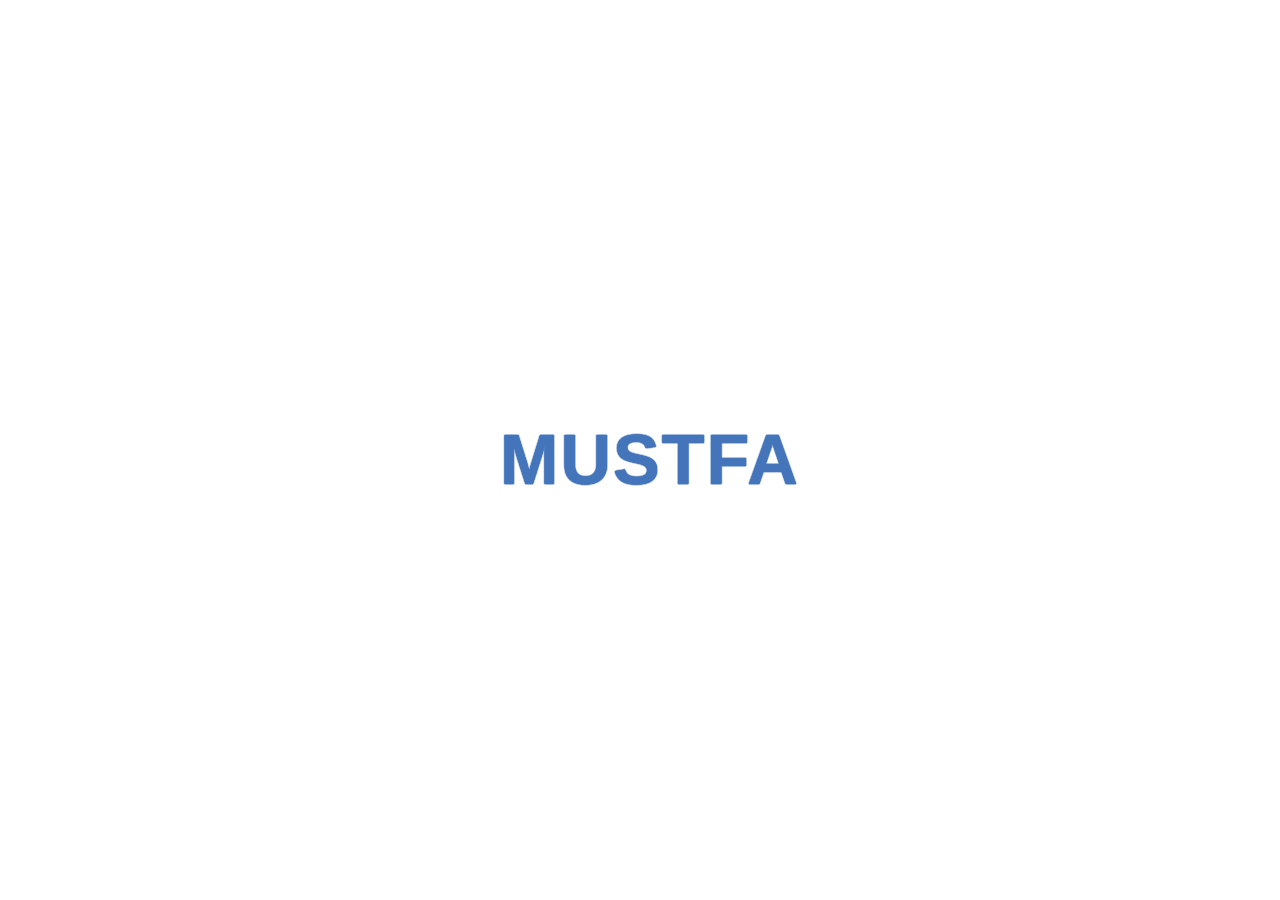
<file: css-word-filling-loader/index.html>
<!DOCTYPE html>
<html lang="en">

<head>
    <meta charset="UTF-8">
    <meta name="viewport" content="width=device-width, initial-scale=1.0">
    <meta http-equiv="X-UA-Compatible" content="ie=edge">
    <meta name="author" content="Mohd Mustfa" />
    <meta property="og:title" content="css filling loader" />
    <meta property="og:description" content="css creativity with html elements"/>
    <meta property="og:url" content="" />
    <title>CSS Word Filling Loader</title>
    <link rel="stylesheet" href="style.css">
</head>

<body>
  <section class="loader-rubico"><span class="loader-text">Mustfa</span></section>
</body>

</html>
</file>
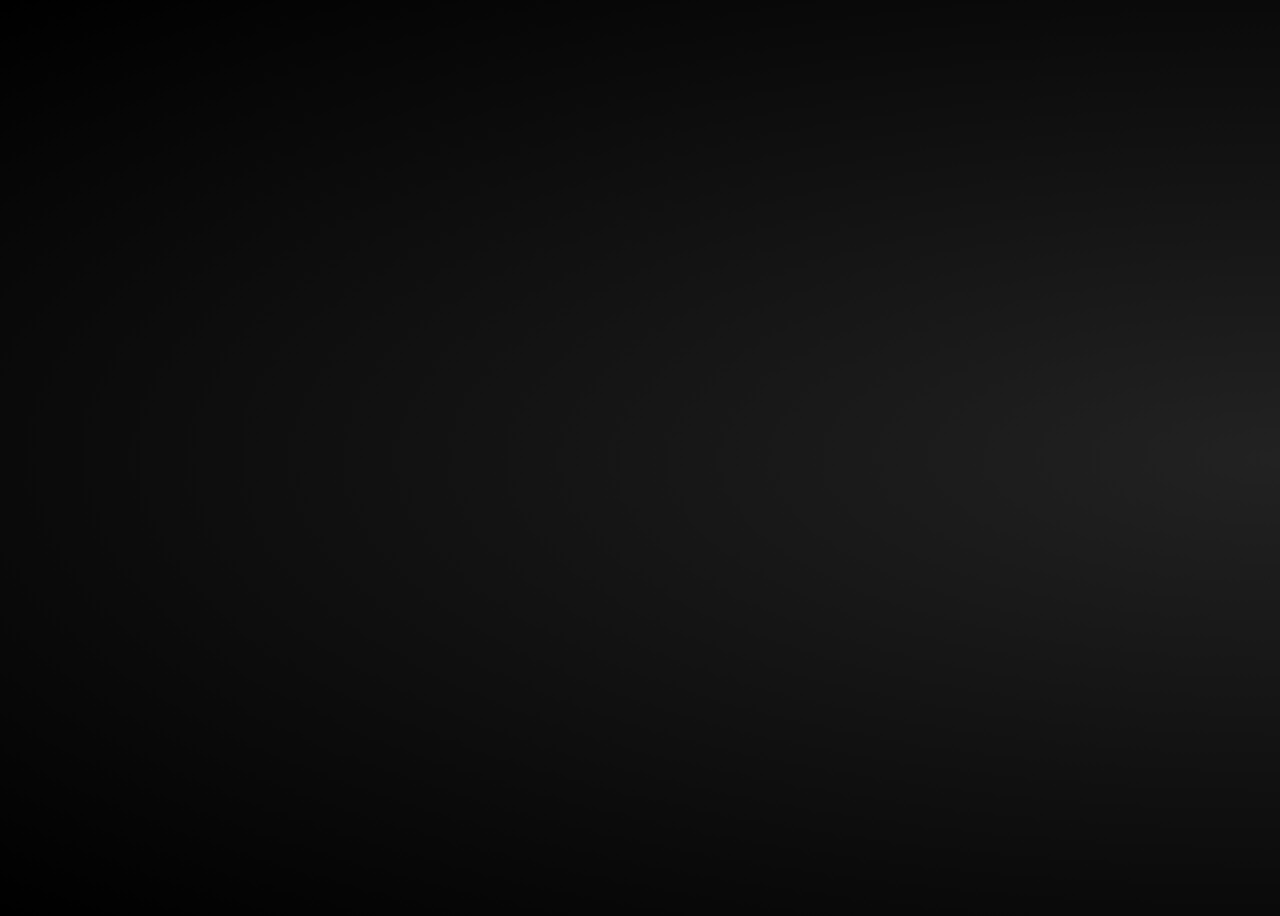
<file: folding-panorama-animation/index.html>
<!DOCTYPE html>
<html lang="en">

<head>
    <meta charset="UTF-8">
    <meta name="viewport" content="width=device-width, initial-scale=1.0">
    <meta http-equiv="X-UA-Compatible" content="ie=edge">
    <meta name="author" content="Mohd Mustfa" />
    <meta property="og:title" content="Folding panorama animation" />
    <meta property="og:description" content="css creativity with html elements"/>
    <meta property="og:url" content="" />
    <title>Folding panorama animation</title>
    <link rel="stylesheet" href="style.css">
</head>

<body>
  <div class="card">
  <div class="fold"></div>
  <div class="fold"></div>
  <div class="fold"></div>
  <div class="fold"></div>
  <div class="fold"></div>
</div>
</body>

</html>
</file>
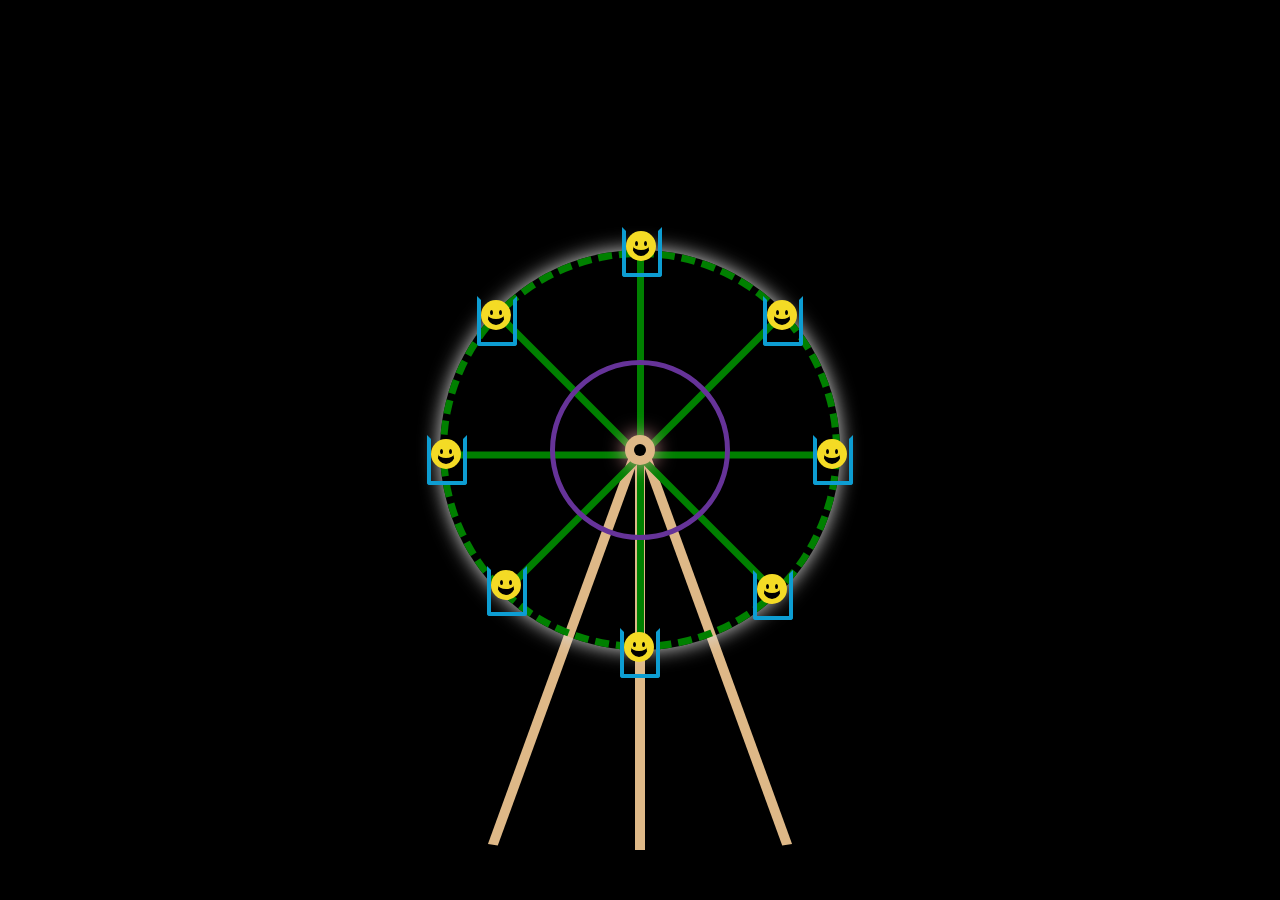
<file: merry-go-round-css/index.html>
<!DOCTYPE html>
<html lang="en">

<head>
    <meta charset="UTF-8">
    <meta name="viewport" content="width=device-width, initial-scale=1.0">
    <meta http-equiv="X-UA-Compatible" content="ie=edge">
    <meta name="author" content="Mohd Mustfa" />
    <meta property="og:title" content="Merry go round with css" />
    <meta property="og:description" content="css creativity with html elements"/>
    <meta property="og:url" content="" />
    <title>Merry Go round with css only</title>
    <link rel="stylesheet" href="style.css">
</head>

<body>
    <div class="circle">
        <div class="seats s-1">
            <div class="person">
                <div class="face">
                    <div class="eyes-1"></div>
                    <div class="eyes-2"></div>
                </div>
            </div>
        </div>
        <div class="seats s-2">
            <div class="person">
                <div class="face">
                    <div class="eyes-1"></div>
                    <div class="eyes-2"></div>
                </div>
            </div>
        </div>
        <div class="seats s-3">
            <div class="person">
                <div class="face">
                    <div class="eyes-1"></div>
                    <div class="eyes-2"></div>
                </div>
            </div>
        </div>
        <div class="seats s-4">
            <div class="person">
                <div class="face">
                    <div class="eyes-1"></div>
                    <div class="eyes-2"></div>
                </div>
            </div>
        </div>
        <div class="seats s-5">

            <div class="person">
                <div class="face">
                    <div class="eyes-1"></div>
                    <div class="eyes-2"></div>
                </div>
            </div>
        </div>
        <div class="seats s-6">

            <div class="person">
                <div class="face">
                    <div class="eyes-1"></div>
                    <div class="eyes-2"></div>
                </div>
            </div>
        </div>
        <div class="seats s-7">

            <div class="person">
                <div class="face">
                    <div class="eyes-1"></div>
                    <div class="eyes-2"></div>
                </div>
            </div>
        </div>
        <div class="seats s-8">

            <div class="person">
                <div class="face">
                    <div class="eyes-1"></div>
                    <div class="eyes-2"></div>
                </div>
            </div>
        </div>
        <div class="inner">
            <div class="super-inner">
                <span class="bolt"></span>
            </div>
        </div>
    </div>
    <div class="poll">

    </div>
</body>

</html>
</file>
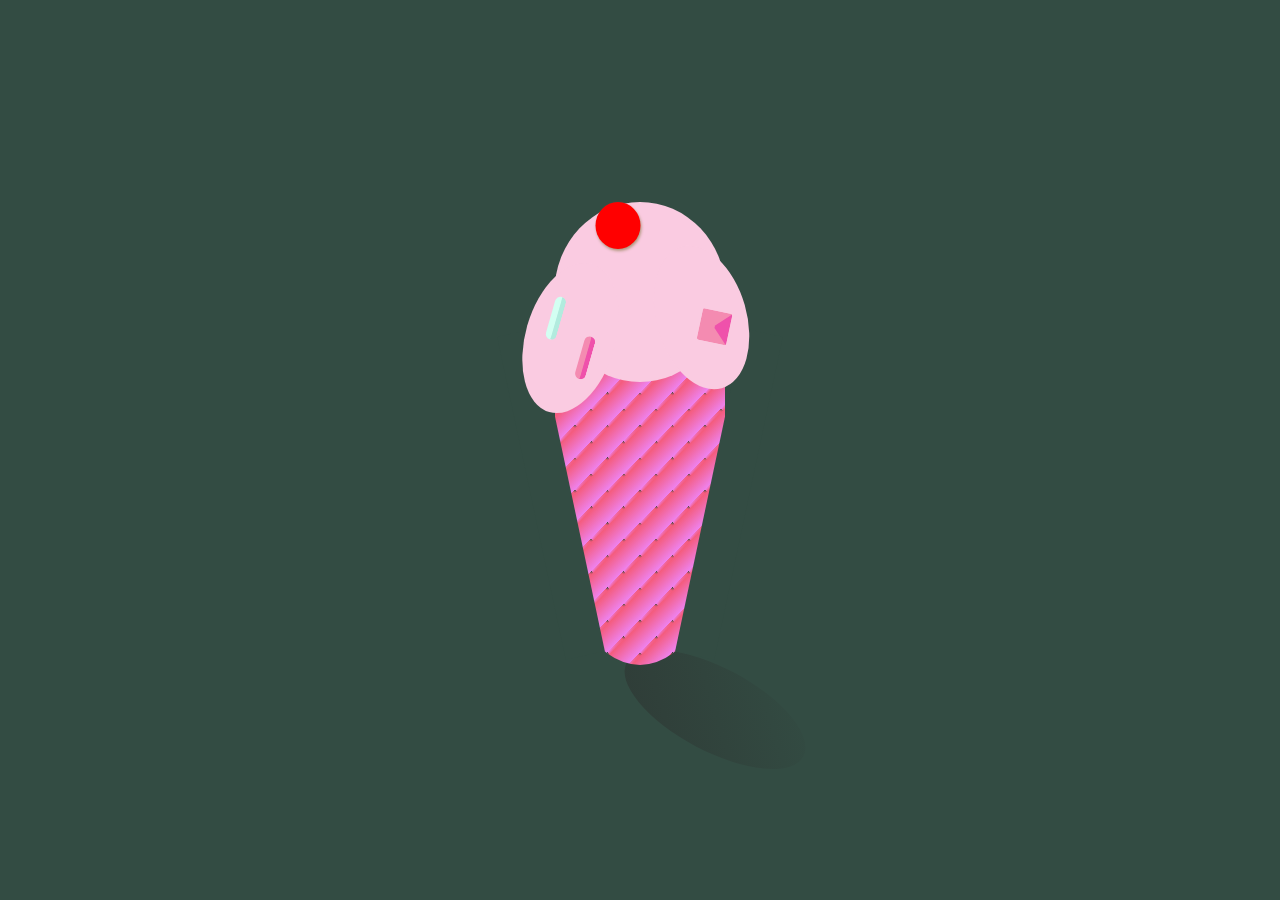
<file: pure-css-ice-cone/index.html>
<!DOCTYPE html>
<html lang="en">

<head>
    <meta charset="UTF-8">
    <meta name="viewport" content="width=device-width, initial-scale=1.0">
    <meta http-equiv="X-UA-Compatible" content="ie=edge">
    <meta name="author" content="Mohd Mustfa" />
    <meta property="og:title" content="Pure css ice-cone" />
    <meta property="og:description" content="css creativity with html elements"/>
    <meta property="og:url" content="" />
    <title>Pure css ice-cone</title>
    <link rel="stylesheet" href="style.css">
</head>

<body>
  
<div class="base"> 
 <div class="cone-wrap">
   <div class="cone-main">
     <div class="cream">
       <div class="extra-particle1"></div>
       <div class="extra-particle2"></div>
       <div class="extra-particle3"></div>
     </div>
     <div class="cream-cricle"></div>
     <div class="circle-wrap"></div>
     <div class="cone-body"></div>
     <div class="shadow"></div>
   </div>
 </div>
</div>
</body>

</html>
</file>
<file: css-word-filling-loader/style.css>
body{
  padding:0;
  margin:0;
}
.loader-rubico{
    min-width: 200px;
    background-color: #fff;
    width: 100%;
    height: 100vh;
    padding: 10px;
    position: fixed;
    z-index:99999;
    display: flex;
    align-items: center;
    justify-content: center;
    transition: 0.3s linear;
}

.loader-text {
    font-size: 70px;
    font-family: Arial, Helvetica, sans-serif;
    font-weight: bold;
    color: #fff;
    text-shadow: 0 0 1px #4475BA, 0 0 1px #4475BA, 0 0 1px #4475BA;
    letter-spacing: 2px;
    position: relative;
    text-transform: uppercase;
} 
.loader-text:after {
    content: 'Mustfa';
    position: absolute;
    left: 0;
    top: 0;
    color: #4475BA;
    width: 100%;
    height: 100%;
    overflow: hidden;
    animation: animloader 2s linear infinite;
}
@keyframes animloader {
  0%  { width: 0% }
  100%  { width: 100% }
}
</file>
<file: folding-panorama-animation/style.css>
html {
  background: radial-gradient(at center right, #222, #000);
}

body {
  display: flex;
  align-items: center;
  justify-content: center;
  height: 100vh;
  -webkit-animation: crunch 4s 1s ease-in-out infinite;
          animation: crunch 4s 1s ease-in-out infinite;
}
@-webkit-keyframes crunch {
  50% {
    transform: scaleX(0.6);
  }
}
@keyframes crunch {
  50% {
    transform: scaleX(0.6);
  }
}

.card {
  display: flex;
  width: 95vw;
  height: 22.5625vw;
}

.fold {
  flex: 1;
  background: url(https://upload.wikimedia.org/wikipedia/commons/thumb/9/9b/Pittsburgh_Panorama_from_the_Duquesne_Incline.jpg/1280px-Pittsburgh_Panorama_from_the_Duquesne_Incline.jpg);
  background-size: cover;
  -webkit-animation: 4s 1s ease-in-out infinite;
          animation: 4s 1s ease-in-out infinite;
}
.fold:nth-child(1) {
  background-position: 0%;
}
.fold:nth-child(2) {
  background-position: 25%;
}
.fold:nth-child(3) {
  background-position: 50%;
}
.fold:nth-child(4) {
  background-position: 75%;
}
.fold:nth-child(5) {
  background-position: 100%;
}
.fold:first-child {
  border-radius: 2vw 0 0 2vw;
}
.fold:last-child {
  border-radius: 0 2vw 2vw 0;
}
.fold:nth-child(odd) {
  -webkit-animation-name: odd-fold;
          animation-name: odd-fold;
}
@-webkit-keyframes odd-fold {
  50% {
    transform: skewY(15deg);
    filter: brightness(1.25);
  }
}
@keyframes odd-fold {
  50% {
    transform: skewY(15deg);
    filter: brightness(1.25);
  }
}
.fold:nth-child(even) {
  -webkit-animation-name: even-fold;
          animation-name: even-fold;
}
@-webkit-keyframes even-fold {
  50% {
    transform: skewY(-15deg);
    filter: brightness(0.75);
  }
}
@keyframes even-fold {
  50% {
    transform: skewY(-15deg);
    filter: brightness(0.75);
  }
}
</file>
<file: merry-go-round-css/style.css>
body {
    margin: 0;
    padding: 0;
    display: flex;
    justify-content: center;
    align-items: center;
    height: 100vh;
    background: black;
}

.circle {
    height: 400px;
    width: 400px;
    position: relative;
    border: 7px dashed green;
    border-radius: 50%;
    display: flex;
    justify-content: center;
    align-items: center;
    box-sizing: border-box;
    position: relative;
    transform: rotate(0deg);
    -webkit-animation-name: goll;
    -webkit-animation-duration: 4000ms;
    -webkit-animation-iteration-count: infinite;
    -webkit-animation-timing-function: linear;
    box-shadow: 0 0 20px gainsboro;
}

@keyframes goll {
    from {
        -transform: rotate(0deg);
    }
    to {
        transform: rotate(360deg);
    }
}

@-webkit-keyframes goll {
    from {
        -webkit-transform: rotate(0deg);
    }
    to {
        -webkit-transform: rotate(360deg);
    }
}

.inner {
    width: 180px;
    height: 180px;
    border: 5px solid rebeccapurple;
    border-radius: 50%;
    display: flex;
    justify-content: center;
    align-items: center;
    box-sizing: border-box;
    position: relative;
}

.inner:before {
    content: '';
    position: absolute;
    left: 81px;
    top: -110px;
    height: 400px;
    width: 7px;
    background: green;
    transform: rotate(90deg);
    z-index: -1;
}

.inner:after {
    content: '';
    position: absolute;
    right: 81px;
    top: -110px;
    height: 400px;
    width: 7px;
    background: green;
    z-index: -1;
}

.super-inner {
    height: 30px;
    width: 30px;
    background: burlywood;
    border-radius: 50%;
    position: relative;
    display: flex;
    align-items: center;
    justify-content: center;
    box-shadow: 0 0 20px #f7adad;
}

.bolt {
    height: 12px;
    width: 12px;
    border-radius: 50%;
    background: black;
    z-index: 111999;
    position: relative;
    top: 0px;
}

.super-inner:before {
    content: '';
    position: absolute;
    left: 15px;
    top: -182px;
    height: 400px;
    width: 7px;
    background: green;
    transform: rotate(45deg);
    z-index: -1;
}

.super-inner:after {
    content: '';
    position: absolute;
    right: 15px;
    top: -182px;
    height: 400px;
    width: 7px;
    background: green;
    transform: rotate(-45deg);
    z-index: -1;
}

.poll {
        width: 10px;
    height: 400px;
    background: burlywood;
    position: absolute;
    left: 50%;
    top: 50%;
    transform: translate(-50%, 0%);
    z-index: -1;
}

.poll:before {
    content: '';
    position: absolute;
    left: -767%;
    top: 0px;
    width: 10px;
    height: 101%;
    background: burlywood;
    transform: rotate(10deg) skew(-10deg);
}

.poll:after {
    content: '';
    position: absolute;
    right: -767%;
    top: 0px;
    width: 10px;
    height: 101%;
    background: burlywood;
    transform: rotate(-10deg) skew(10deg);
}

.seats {
    position: absolute;
    height: 50px;
    width: 40px;
    box-sizing: border-box;
    border-top: 4px solid transparent;
    border-left: 4px solid rgb(13, 157, 210);
    border-right: 4px solid rgb(13, 157, 210);
    border-bottom: 4px solid rgb(13, 157, 210);
    border-bottom-left-radius: 3px;
    border-bottom-right-radius: 3px;
}

.s-1 {
    top: -30px;
    left: 175px;
}

.s-2 {
    top: 10%;
    right: 30px;
}

.s-3 {
    top: 46%;
    right: -20px;
}

.s-4 {
    top: 81%;
    right: 40px;
}

.s-5 {
    top: 96%;
    right: 173px;
}

.s-6 {
    top: 80%;
    left: 40px;
}

.s-7 {
    top: 46%;
    left: -20px;
}

.s-8 {
    top: 10%;
    left: 30px;
}

.seats {
    animation-name: st-b-1;
    animation-duration: 4000ms;
    animation-iteration-count: infinite;
    animation-timing-function: linear;
    transform: rotate(0deg);
}

@keyframes st-b-1 {
    from {
        transform: rotate(0deg);
    }
    to {
        transform: rotate(-360deg);
    }
}

.person {
    width: 30px;
    height: 30px;
    background: rgb(244, 219, 37);
    border-radius: 50%;
    display: flex;
    justify-content: center;
    align-items: center;
}

.face {
    height: 20px;
    width: 18px;
    box-sizing: border-box;
    border-bottom: 6px solid black;
    border-left: 1px solid transparent;
    border-right: 1px solid transparent;
    border-top: 2px solid transparent;
    border-radius: 50%;
    position: relative;
}

.eyes-1 {
    height: 5px;
    width: 3px;
    border-radius: 50%;
    background: rgb(0, 0, 0);
    display: block;
    position: absolute;
    left: 2px;
    top: 3px;
    display: block;
}

.eyes-2 {
    height: 5px;
    width: 3px;
    border-radius: 50%;
    background: black;
    position: absolute;
    right: 2px;
    top: 3px;
    display: block;
}
</file>
<file: pure-css-ice-cone/style.css>
body{
  height:100vh;
  width:100%;
  display: flex;
  justify-content: center;
  align-items: center;
  margin: 0;
}
.base{
  height:100vh;
  width:100%;
  background: #334c43;
  display: flex;
  justify-content: center;
  align-items: center;
}
.cone-wrap{
  position: relative;
}
.cone-main{
  height: 350px;
  width:180px;
  background: #334c43;
}
.cream{
    height: 180px;
    width: 171px;
    background: #facbe1;
    border-radius: 50%;
    margin: auto;
    position: absolute;
    z-index: 11;
    left: 50%;
    top: -73px;
    transform: translate(-50%, 0);
}
.cream .extra-particle1{
   height: 154px;
    width: 90px;
    background: #facbe1;
    border-radius: 50%;
    left: -17%;
    top: 59px;
    position: absolute;
    transform: rotate(16deg);
}
.cream .extra-particle2{
    height: 147px;
    width: 90px;
    background: #facbe1;
    border-radius: 50%;
    right: -12%;
    top: 42px;
    position: absolute;
    transform: rotate(-16deg);
}
.cream .extra-particle3{
    height: 47px;
    width: 45px;
    background: red;
    border-radius: 50%;
    position: absolute;
    left: 41px;
    box-shadow: 1px 2px 3px #af977e;
}
.extra-particle1:after{
    content: '';
    background: #d3fff2;
    height: 44px;
    width: 6px;
    position: absolute;
    z-index: 11;
    left: 20px;
    top: 40px;
    border-radius: 20px;
    border-right: 5px solid #b2ebde;
}
.extra-particle1:before{
    content: '';
    background: #f48bb1;
    height: 44px;
    width: 6px;
    position: absolute;
    z-index: 11;
    right: 20px;
    top: 70px;
    border-radius: 20px;
    border-right: 5px solid #ef51ab;
}
.extra-particle2:after{
    content: '';
    background: #f48bb1;
    height: 32px;
    width: 30px;
    position: absolute;
    z-index: 11;
    right: 20px;
    top: 70px;
    border-radius: 2px;
    border-right: 15px solid #ef51ab;
   border-top: 15px solid transparent;
  border-bottom: 15px solid transparent;
      box-sizing: border-box;
      transform: rotate(28deg);
}
.cream-cricle{
    position: absolute;
    top: 34px;
    left: 50%;
    transform: translate(-50%, 0%);
    width: 215px;
    height: 75px;
    z-index: 1;
    border-top: 0px solid #e38f61;
    border-left: 6px solid #df946c;
    border-right: 6px solid #e69467;
    border-bottom: 8px solid #ea9466;
    border-radius: 50%;
    background: #e38f61;
    box-shadow: inset 1px 2px 36px #9c4747, inset 1px 2px 20px #fde0e0, inset 1px 2px 10px #f4c8c8;
  }
.cone-body{
    background-image: repeating-linear-gradient(-45deg, violet, #f45c7e 20px, transparent 23px), repeating-linear-gradient(45deg, violet, #f45c7e 20px, transparent 23px);
    height: 300px;
    width: 170px;
    position: absolute;
    top: 90px;
    left: 5px;
    position: realtive;
  /* overflow: hidden; */
    border-bottom-right-radius: 50%;
    border-bottom-left-radius: 50%;
    border: none;
  z-index: 1;
}
.cone-body:after,
.cone-body:before{
  content: '';
  position: absolute;
  height: 110%;
  width:40px;
  top: -36px;
  background: #334c43;
  z-index: 1;
}
.cone-body:before{
  right: -24px;
  transform: rotate(12deg);
}
.cone-body:after{
  left: -24px;
  transform: rotate(-12deg);
}

.shadow{
    width: 200px;
    height: 83px;
    background: linear-gradient(45deg, #2f3c37, transparent);
    border-radius: 50%;
    position: absolute;
    bottom: -126px;
    transform: rotate(28deg);
    left: 65px;
    z-index: 0;
}
</file>
